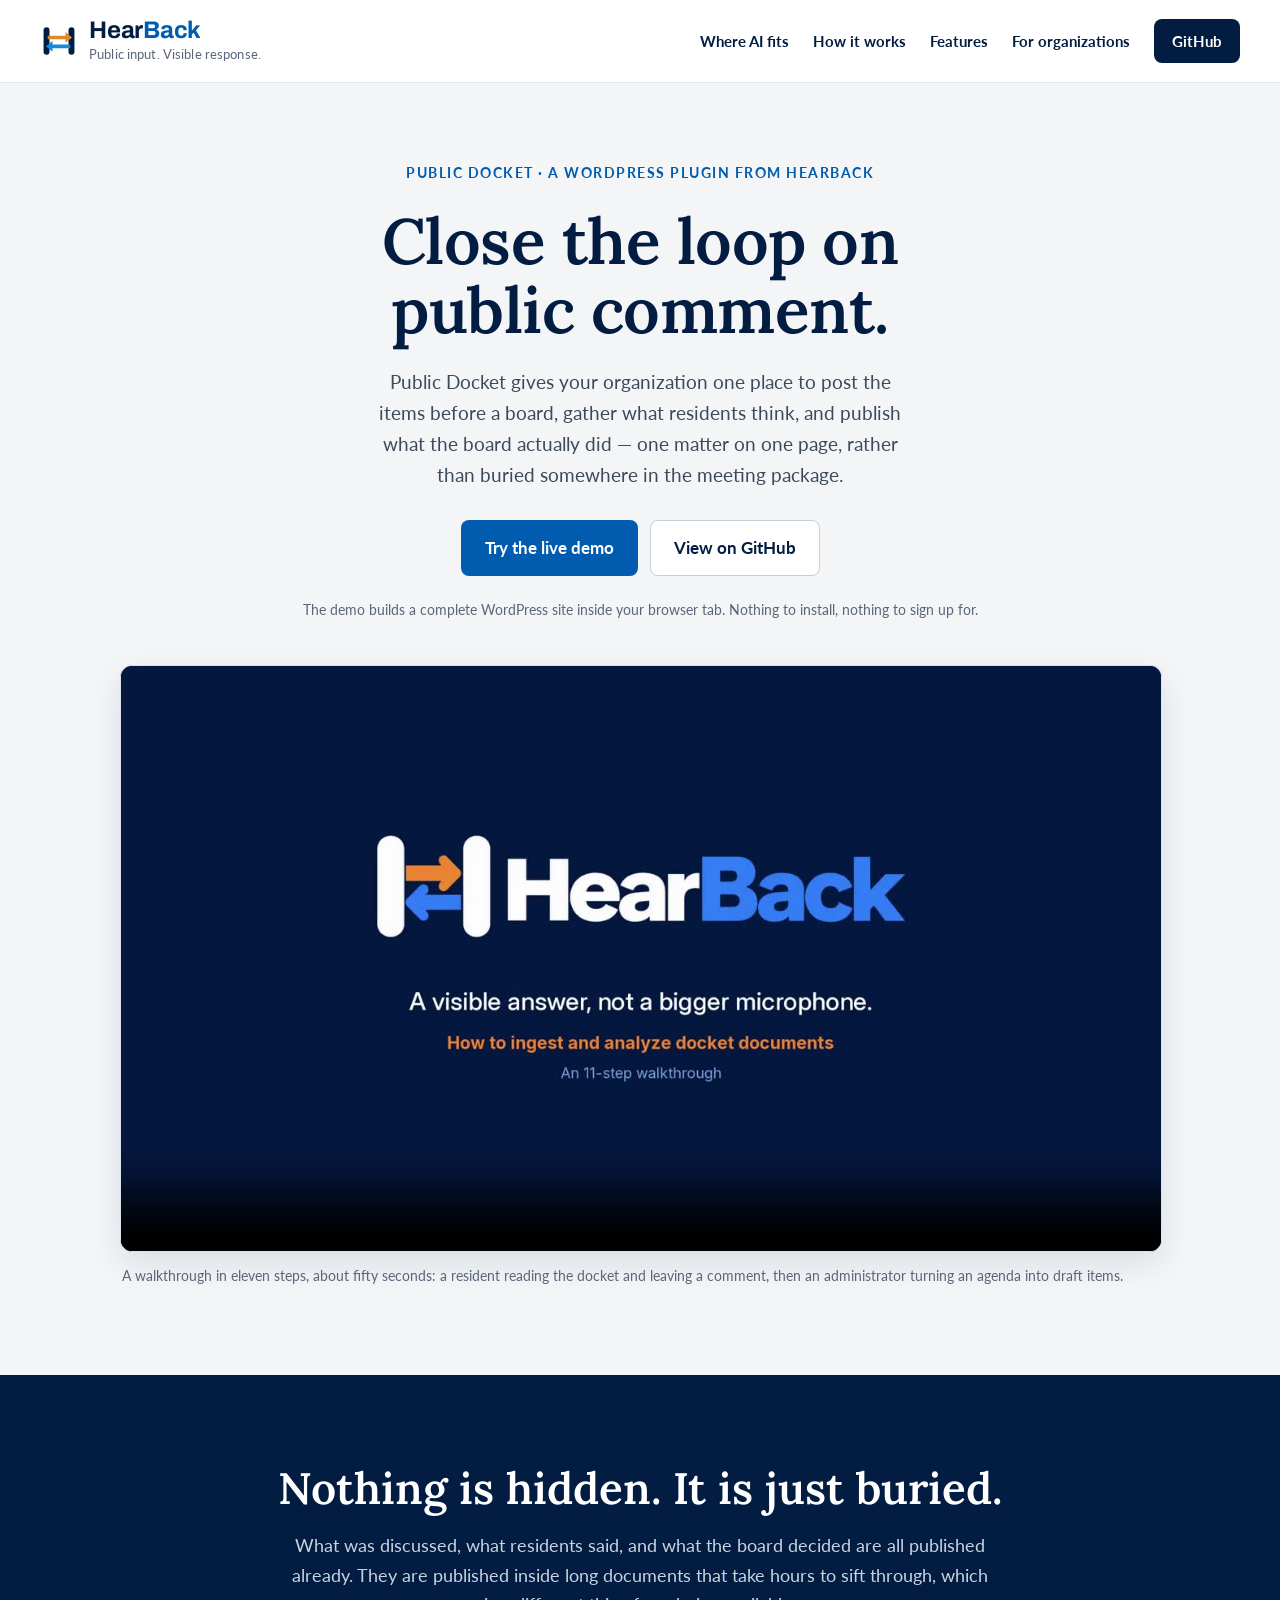
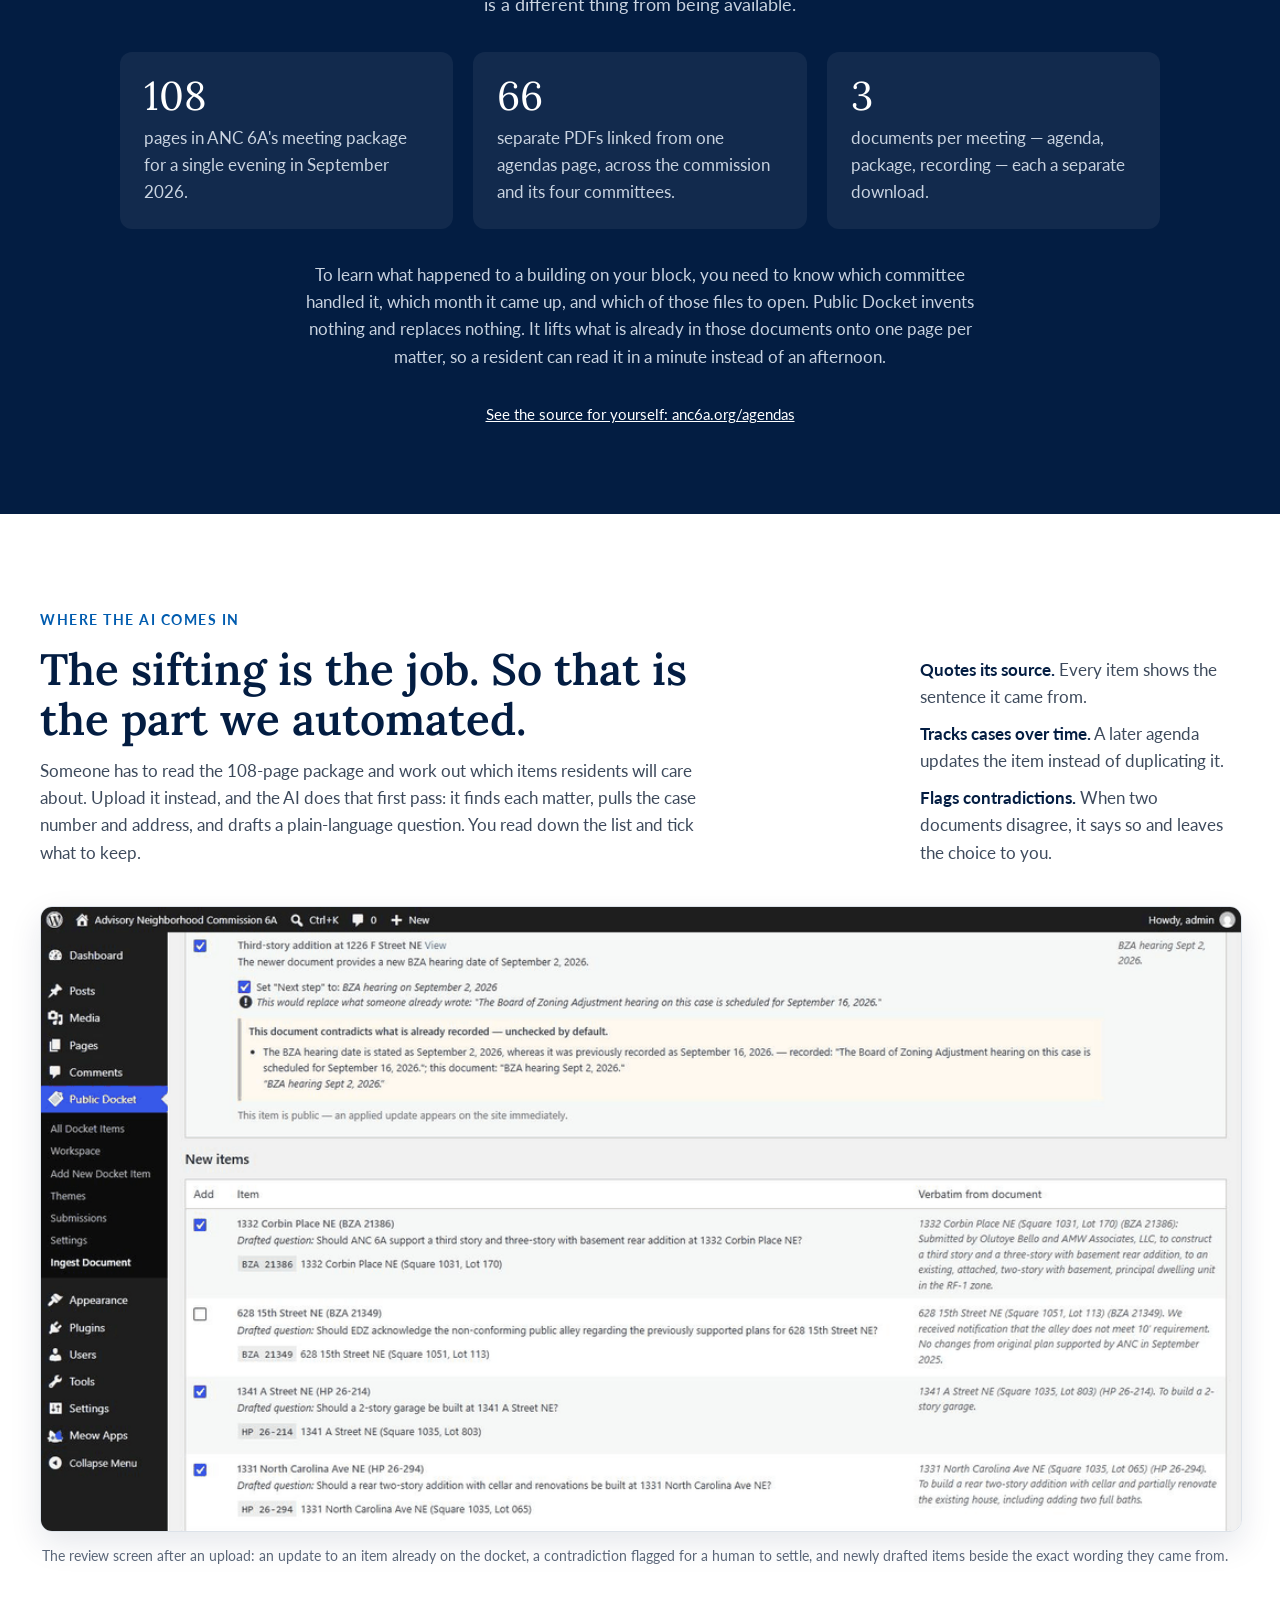
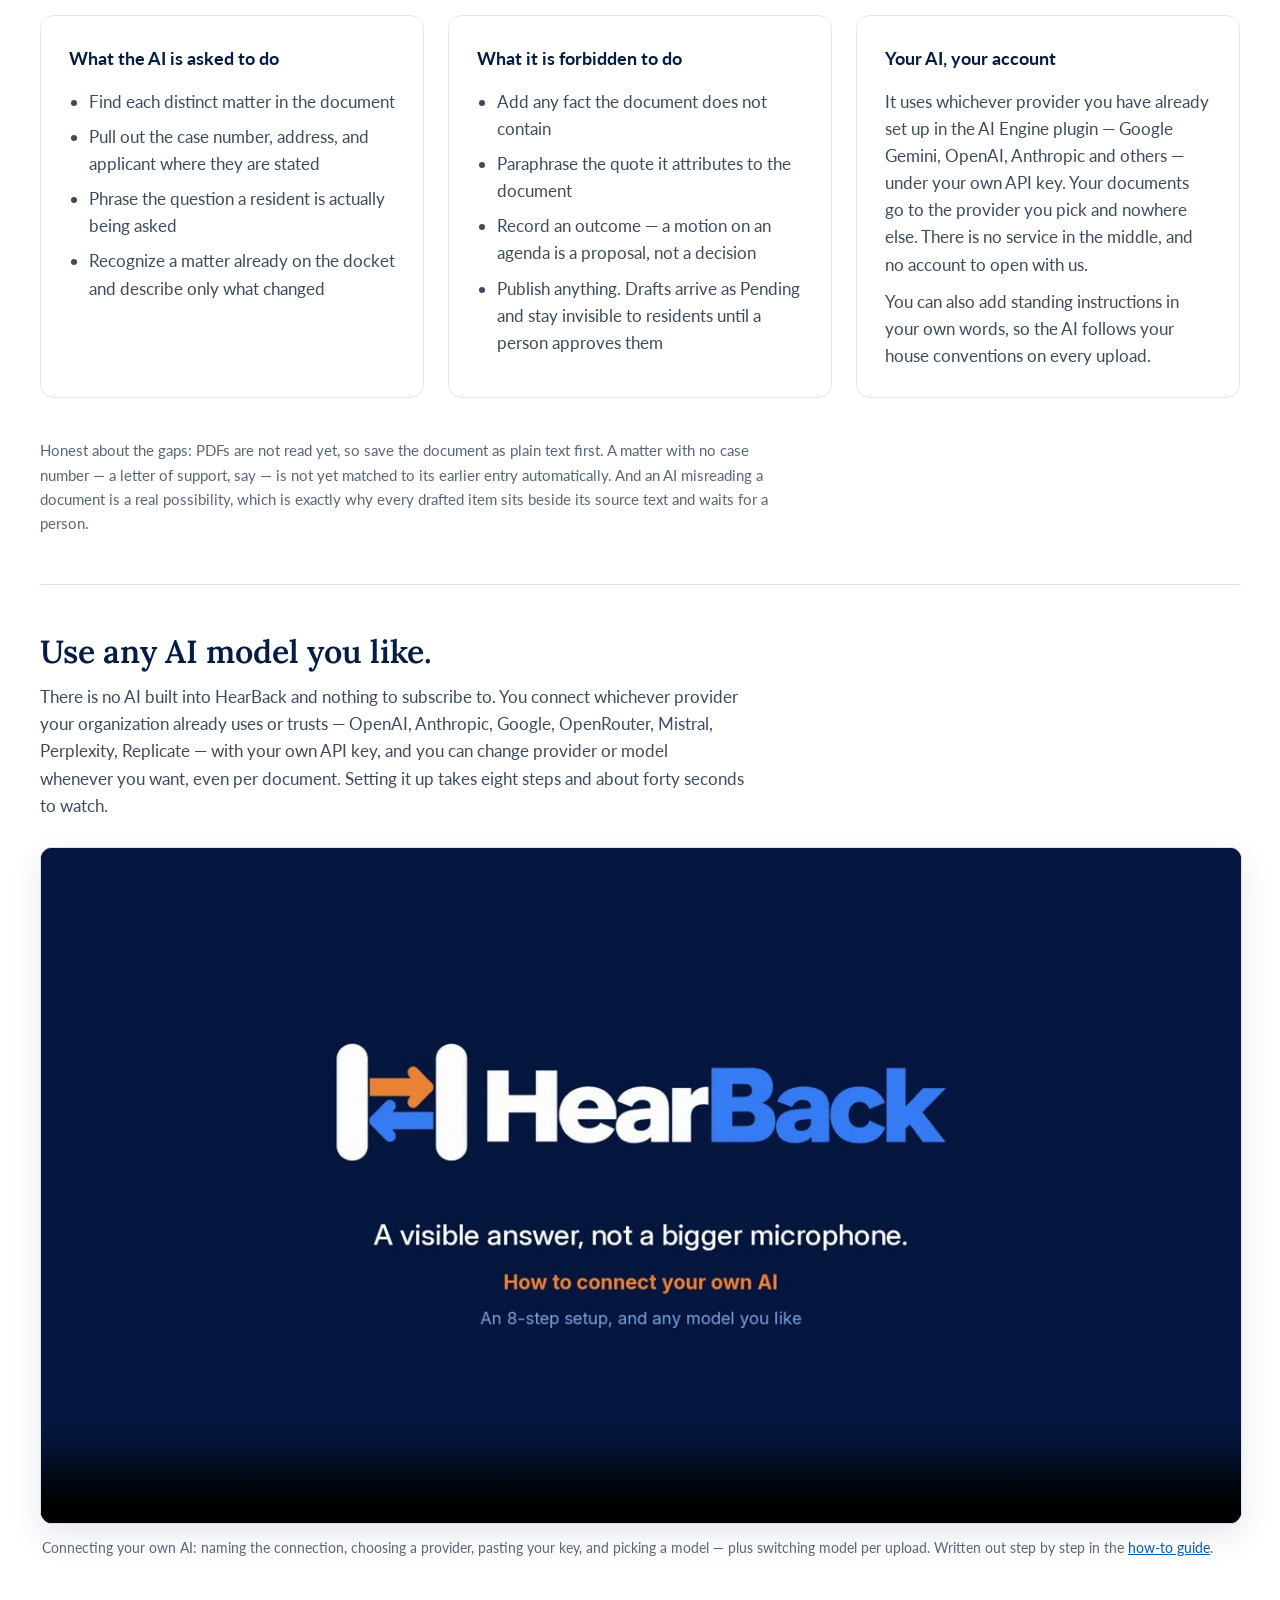
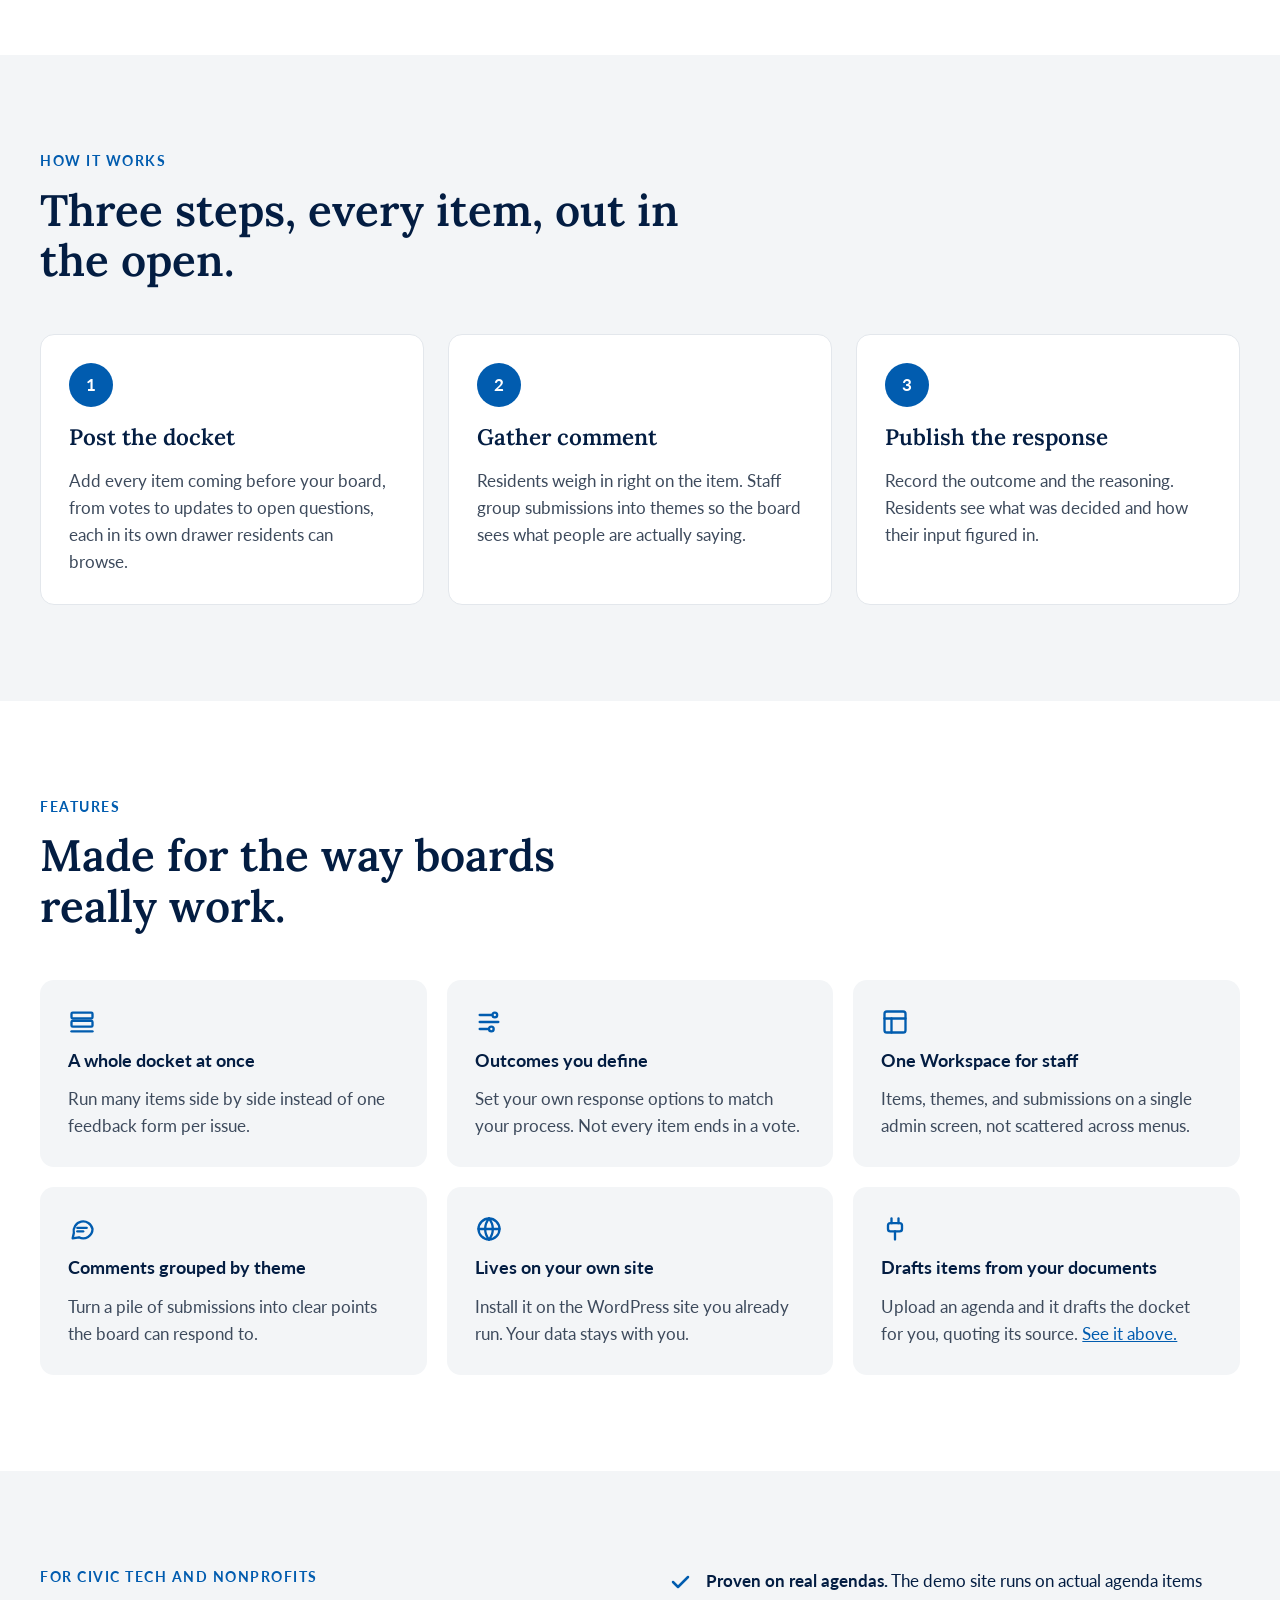
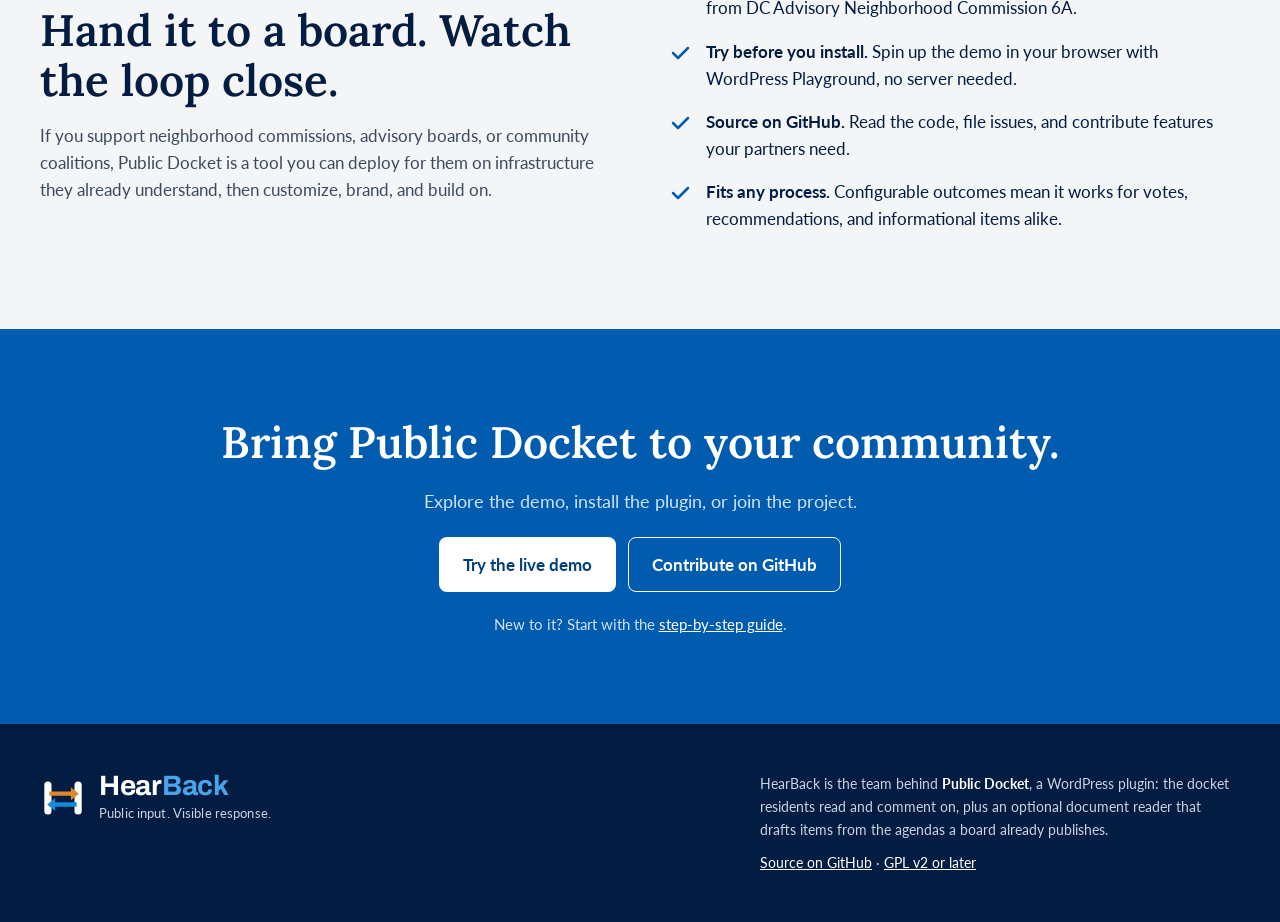
<file: index.html>
<!doctype html>
<html lang="en">
<head>
<meta charset="utf-8">
<meta name="viewport" content="width=device-width, initial-scale=1">
<title>Public Docket</title>
<link rel="canonical" href="https://mrwhinna-mw.github.io/hearback_wordpress/docs/">
<meta http-equiv="refresh" content="0; url=docs/">
<style>
body{margin:0;min-height:100vh;display:flex;align-items:center;justify-content:center;
font-family:Lato,'Helvetica Neue',sans-serif;color:#16223A;background:#F3F5F7;text-align:center;padding:24px}
a{color:#0E6F6A}
</style>
</head>
<body>
<p>Taking you to the Public Docket project page… <a href="docs/">continue</a>.</p>
<script>location.replace('docs/');</script>
</body>
</html>
</file>
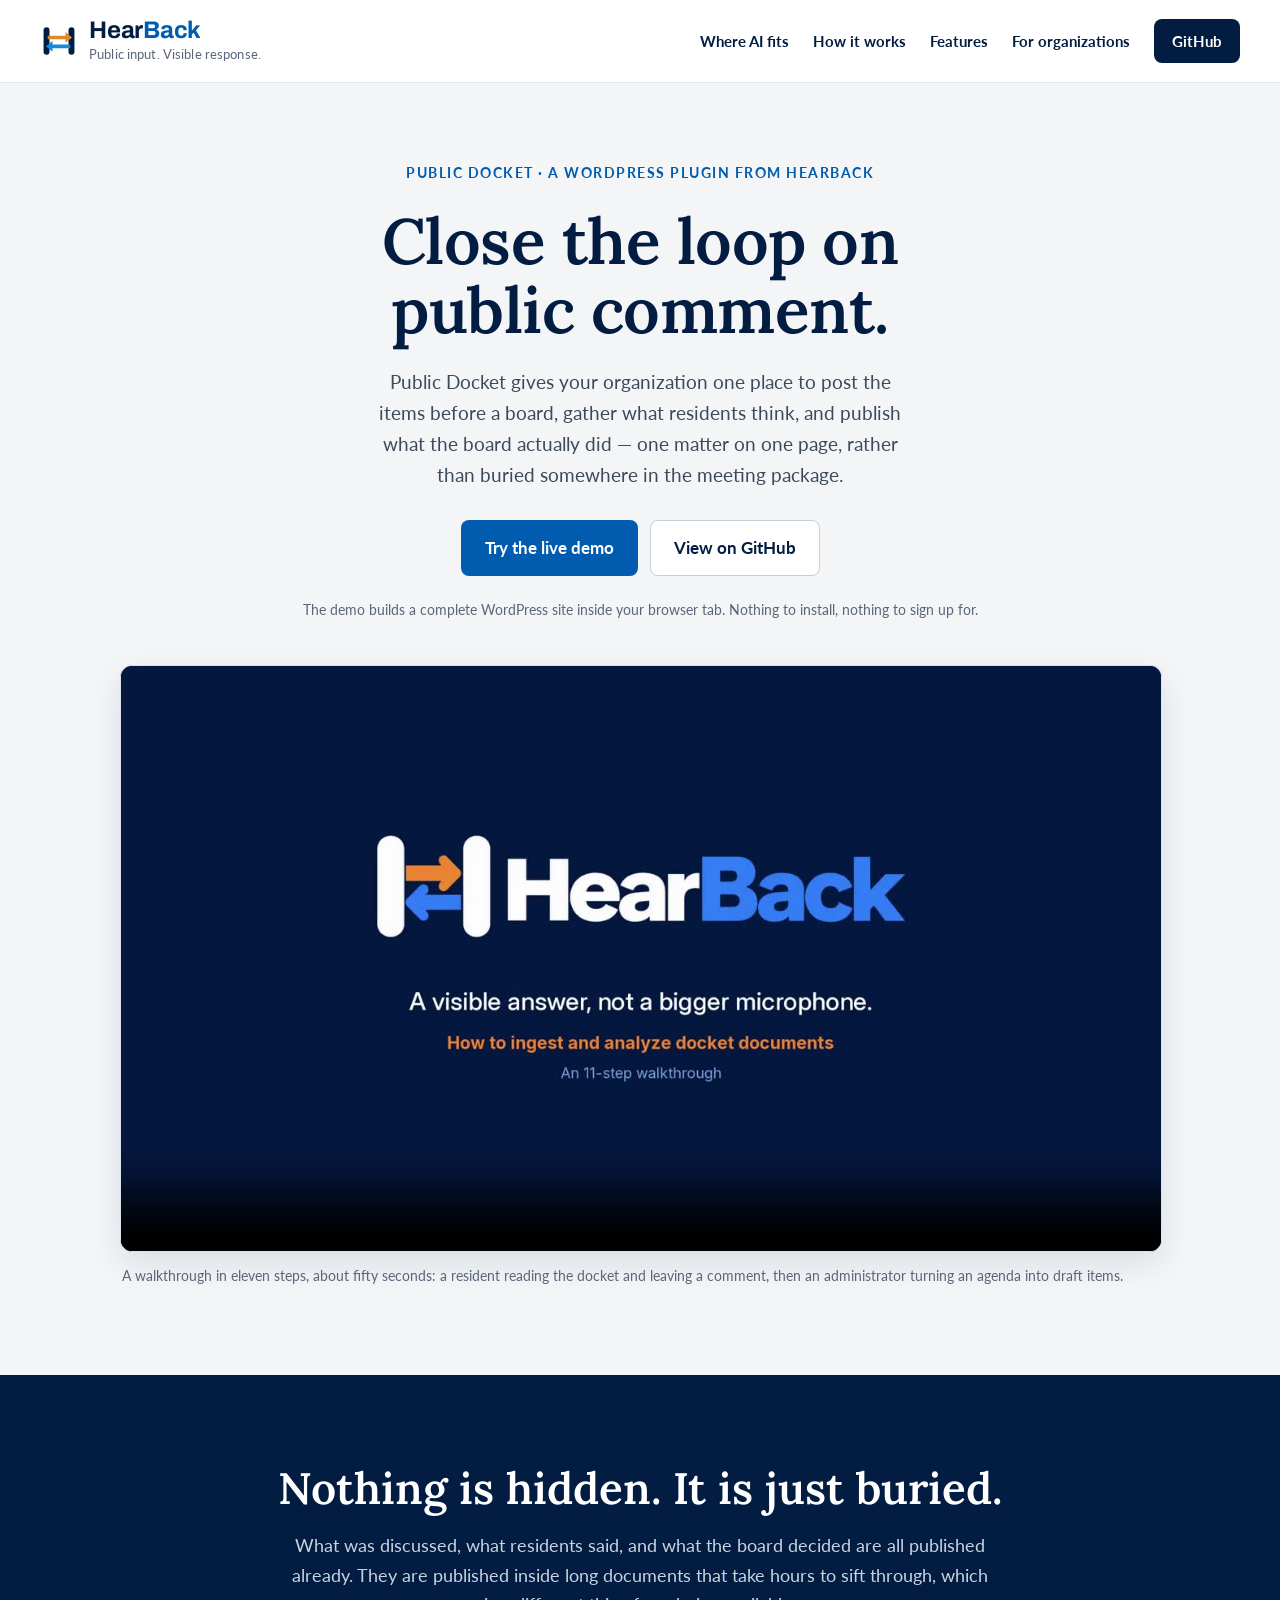
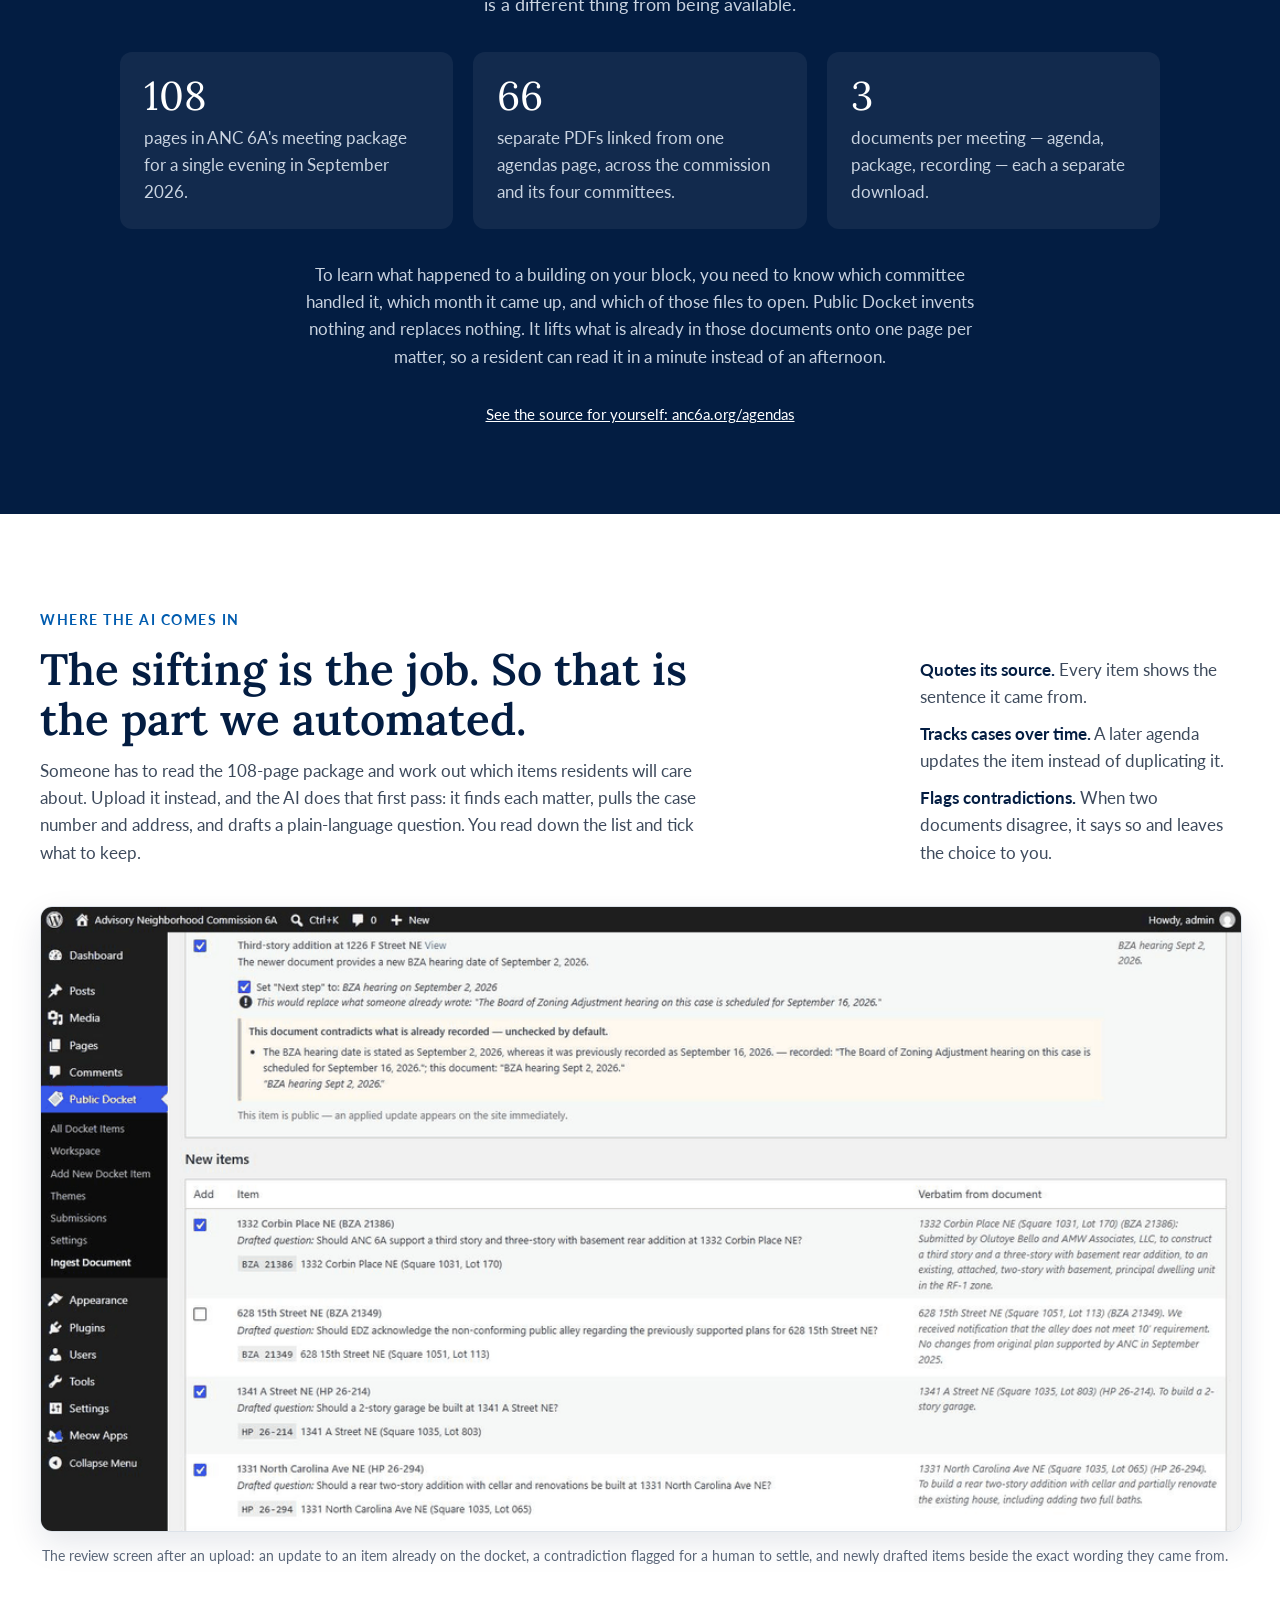
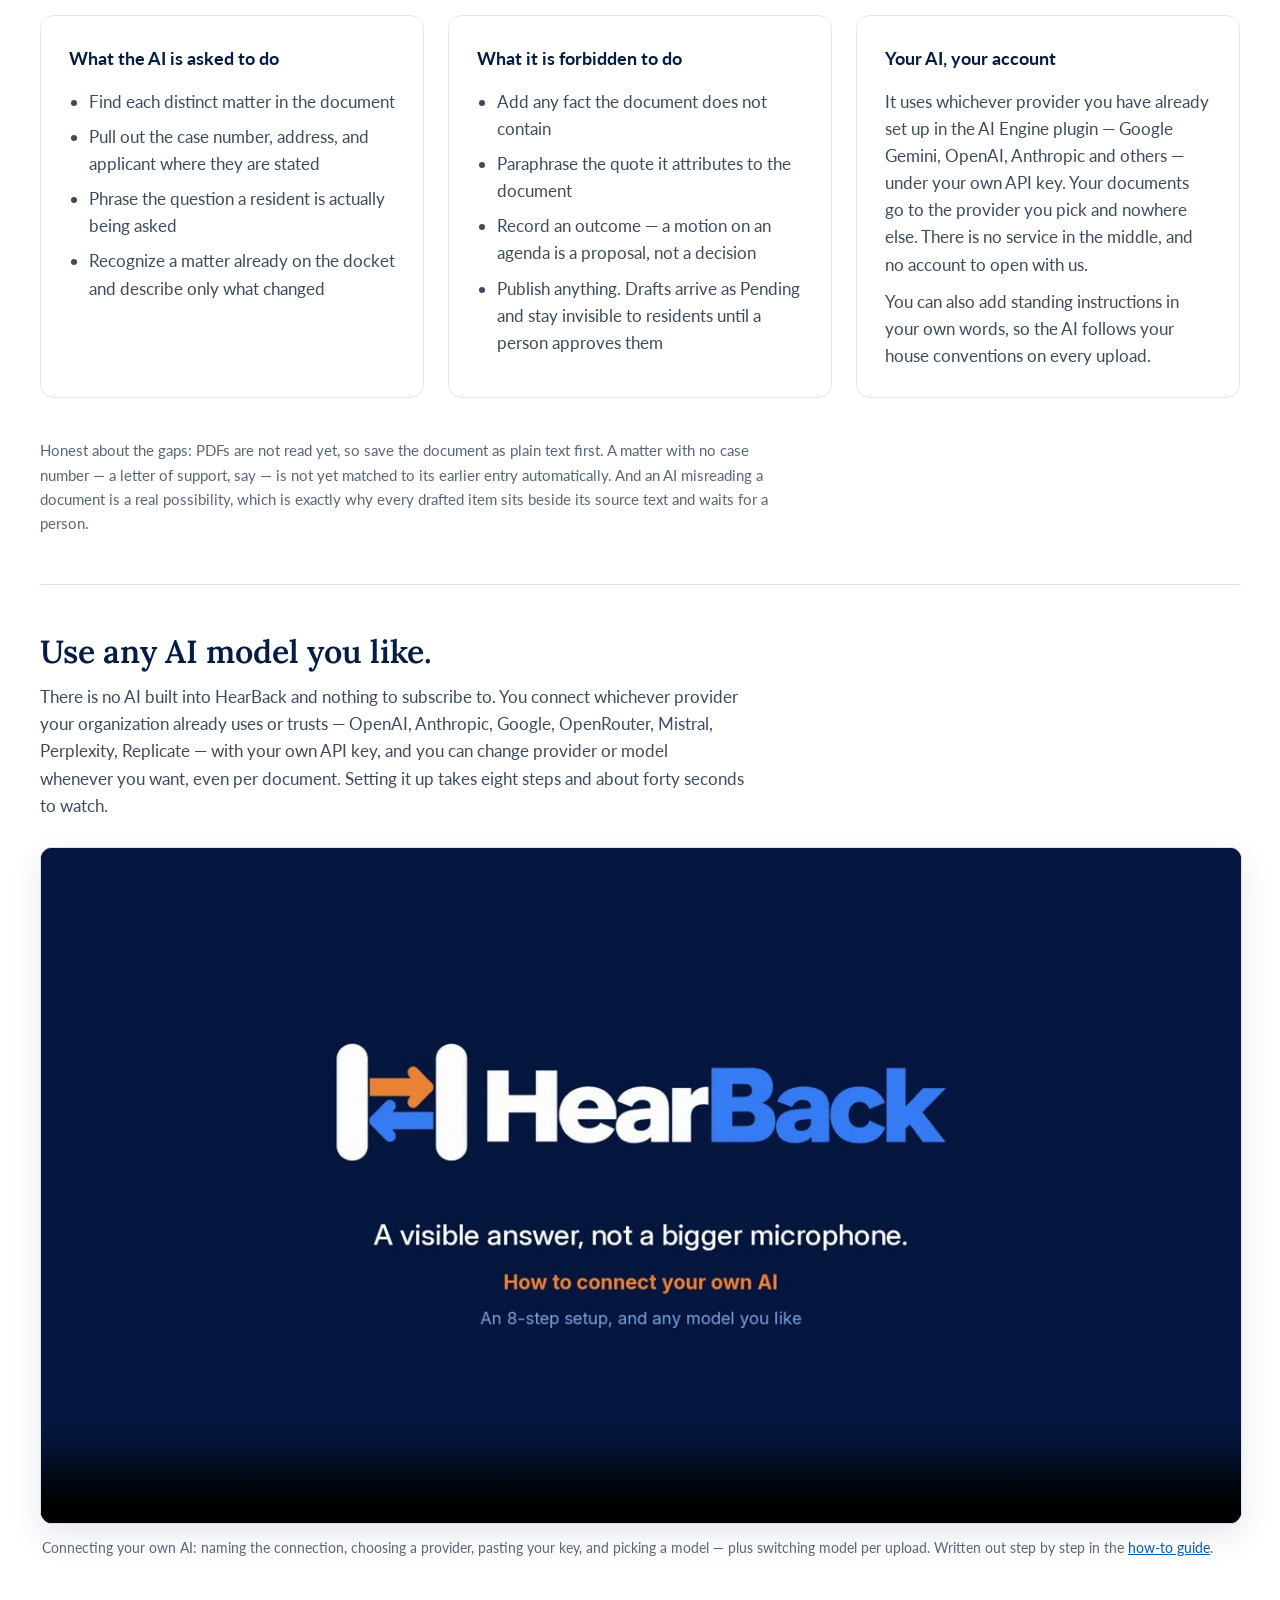
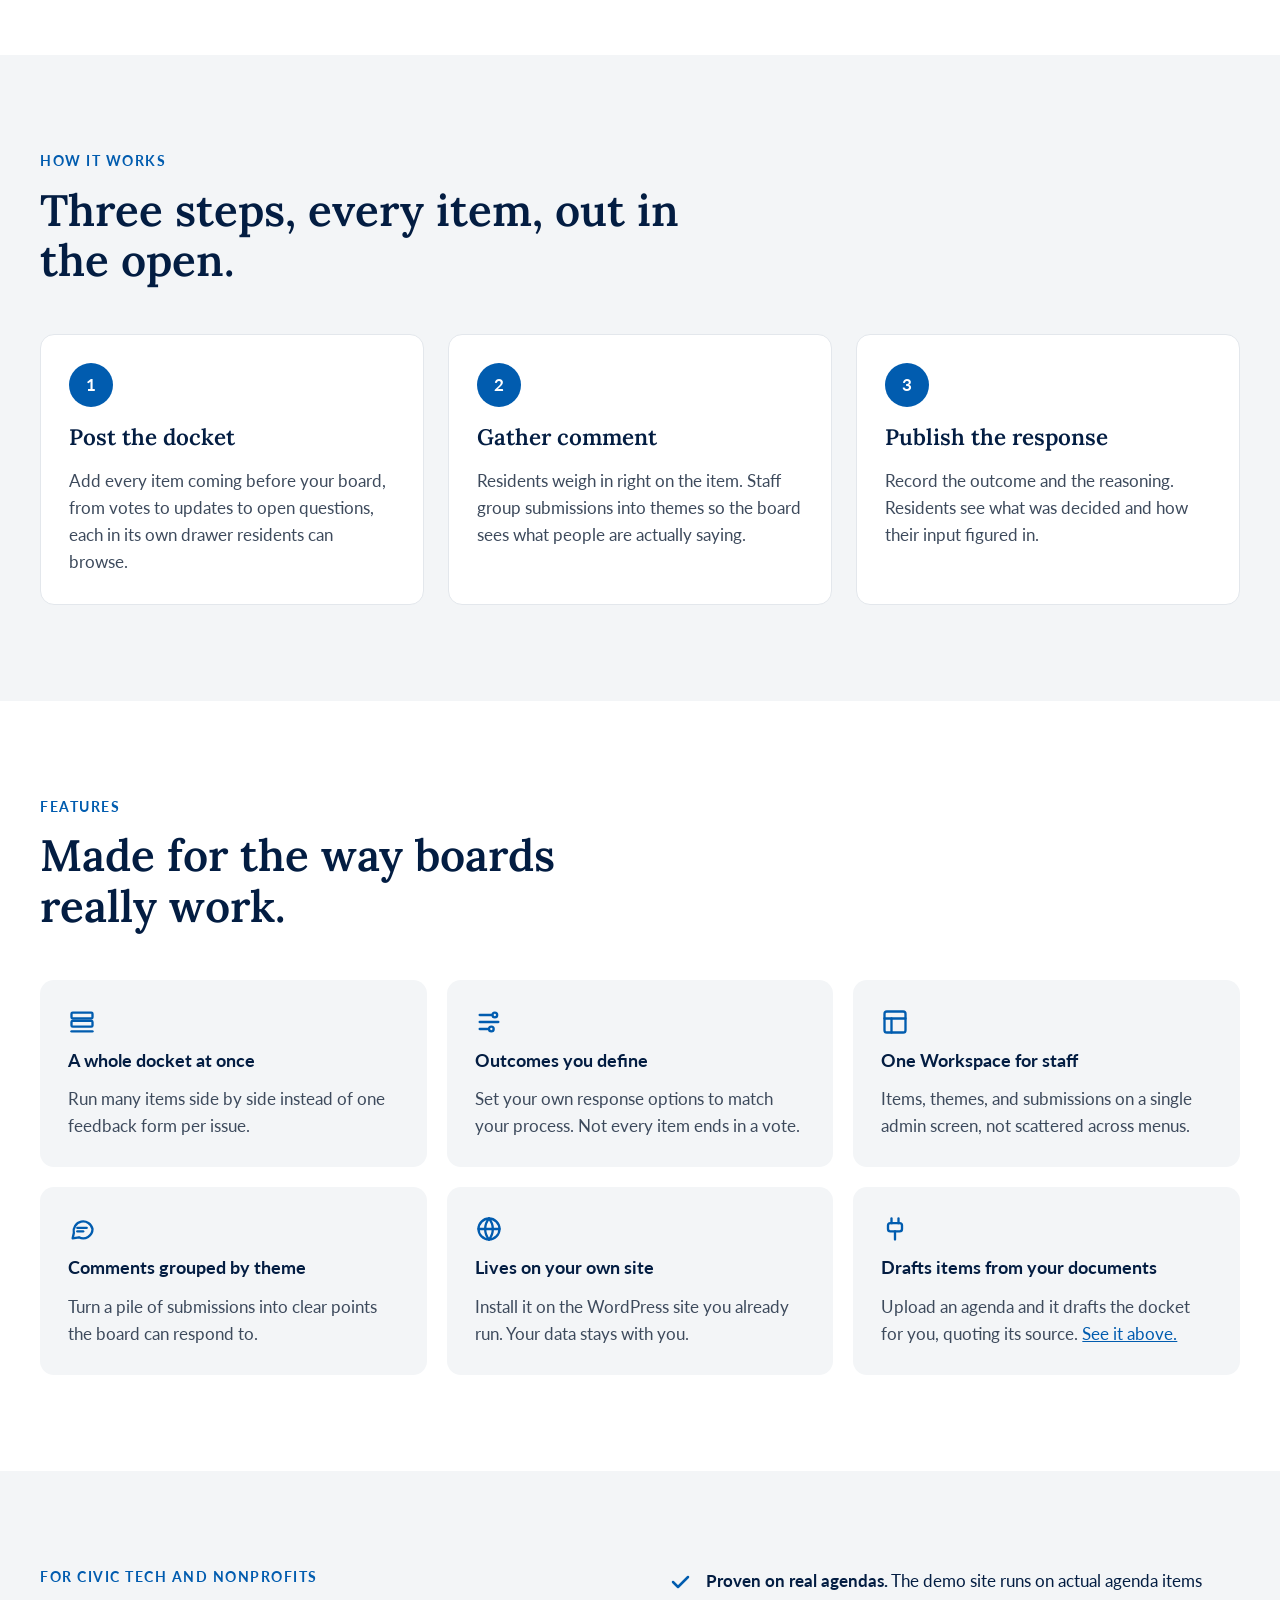
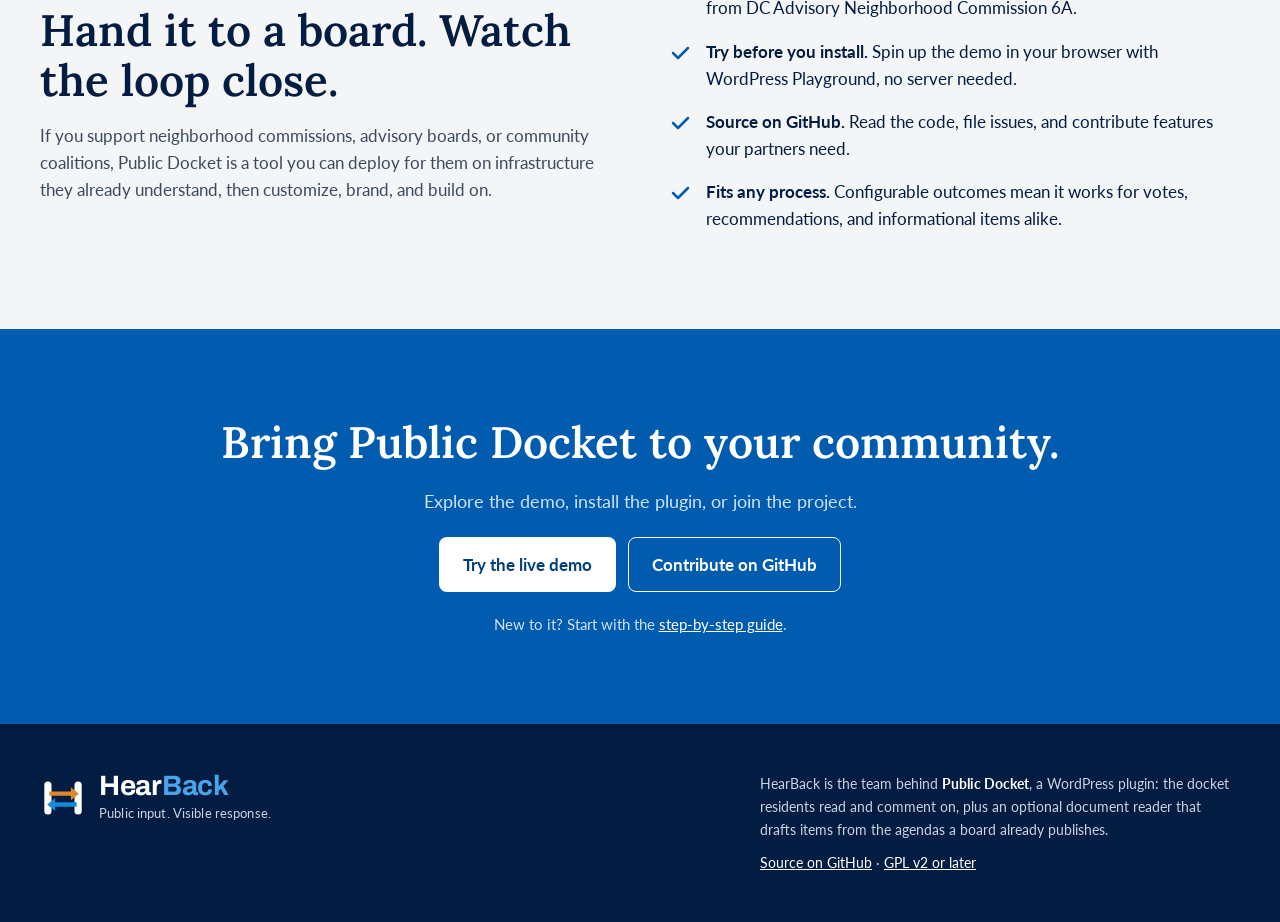
<file: docs/index.html>
<!doctype html>
<html lang="en">
<head>
<meta charset="utf-8">
<meta name="viewport" content="width=device-width, initial-scale=1">
<title>Public Docket — close the loop on public comment</title>
<meta name="description" content="Public Docket is a WordPress plugin from the HearBack team: post the items before a board, gather what residents think, and publish what the board actually did.">
<meta property="og:title" content="Public Docket">
<meta property="og:description" content="Close the loop on public comment. A WordPress plugin from the HearBack team.">
<meta property="og:type" content="website">
<link rel="icon" href="images/hearback-mark.svg" type="image/svg+xml">
<link rel="stylesheet" href="https://fonts.googleapis.com/css2?family=Archivo:wght@700&amp;family=Lato:wght@400;700&amp;family=Lora:wght@600&amp;display=swap">
<style>
body{margin:0}
a{color:#015CAF}a:hover{color:#013F7A}
figure{margin:0}
.shot{width:100%;height:auto;display:block;border:1px solid #DCE2E9;border-radius:12px;box-shadow:0 12px 32px rgba(3,29,66,0.10)}
.caption{margin:12px 2px 0;font-size:0.9rem;color:#5A6678}
/* HearBack is the team's identity; the plugin names stay in the page copy */
.wordmark{font-family:Archivo,'Helvetica Neue',sans-serif;font-weight:700;letter-spacing:-0.01em;line-height:1}
.wordmark .hear{color:#031D42}
.wordmark .back{color:#015CAF}
.wordmark.reversed .hear{color:#FFFFFF}
.wordmark.reversed .back{color:#4BA3EA}
.tagline{font-size:0.8rem;color:#5A6678;letter-spacing:0.01em}
</style>
</head>
<body>
<div style="font-family: Lato, 'Helvetica Neue', sans-serif; color: #031D42; background: #FFFFFF; font-size: 1.0625rem; line-height: 1.6">

<header style="border-bottom: 1px solid #E3E7EC">
<nav aria-label="Main" style="max-width: 1200px; margin: 0 auto; padding: 18px 24px; display: flex; flex-wrap: wrap; align-items: center; justify-content: space-between; gap: 16px">
<a href="#top" style="display: flex; align-items: center; gap: 11px; text-decoration: none">
<svg width="38" height="38" viewBox="0 0 64 64" aria-hidden="true">
<rect x="6" y="9" width="10" height="46" rx="5" fill="#031D42"></rect>
<rect x="48" y="9" width="10" height="46" rx="5" fill="#031D42"></rect>
<path d="M13 23h30v-6l11 9-11 9v-6H13z" fill="#DF8828"></path>
<path d="M51 38H21v-6l-11 9 11 9v-6h30z" fill="#148BDC"></path>
</svg>
<span style="display: flex; flex-direction: column; gap: 2px">
<span class="wordmark" style="font-size: 1.5rem"><span class="hear">Hear</span><span class="back">Back</span></span>
<span class="tagline">Public input. Visible response.</span>
</span>
</a>
<div style="display: flex; flex-wrap: wrap; align-items: center; gap: 8px 24px; font-weight: 700; font-size: 0.95rem">
<a href="#ingest" style="text-decoration: none; color: #031D42; padding: 10px 0">Where AI fits</a>
<a href="#how" style="text-decoration: none; color: #031D42; padding: 10px 0">How it works</a>
<a href="#features" style="text-decoration: none; color: #031D42; padding: 10px 0">Features</a>
<a href="#orgs" style="text-decoration: none; color: #031D42; padding: 10px 0">For organizations</a>
<a href="https://github.com/mrwhinna-mw/hearback_wordpress" style="text-decoration: none; color: #FFFFFF; background: #031D42; padding: 10px 18px; border-radius: 8px">GitHub</a>
</div>
</nav>
</header>

<section id="top" style="background: #F3F5F7">
<div style="max-width: 1040px; margin: 0 auto; padding: 80px 24px 88px; display: flex; flex-direction: column; align-items: center; text-align: center; gap: 44px">
<div style="max-width: 44rem; display: flex; flex-direction: column; align-items: center; gap: 22px">
<div style="font-size: 0.85rem; font-weight: 700; letter-spacing: 1.5px; text-transform: uppercase; color: #015CAF">Public Docket &middot; a WordPress plugin from HearBack</div>
<h1 style="margin: 0; font-family: Lora, Georgia, serif; font-weight: 600; font-size: clamp(2.5rem, 5vw, 4rem); line-height: 1.08; letter-spacing: -0.5px">Close the loop on public comment.</h1>
<p style="margin: 0; font-size: 1.2rem; color: #3D4A5C; max-width: 34rem">Public Docket gives your organization one place to post the items before a board, gather what residents think, and publish what the board actually did — one matter on one page, rather than buried somewhere in the meeting package.</p>
<div style="display: flex; flex-wrap: wrap; gap: 12px; margin-top: 8px; justify-content: center">
<a href="https://playground.wordpress.net/?blueprint-url=https://raw.githubusercontent.com/mrwhinna-mw/hearback_wordpress/main/blueprint.json" style="text-decoration: none; background: #015CAF; color: #FFFFFF; font-weight: 700; padding: 14px 24px; border-radius: 8px">Try the live demo</a>
<a href="https://github.com/mrwhinna-mw/hearback_wordpress" style="text-decoration: none; background: #FFFFFF; color: #031D42; font-weight: 700; padding: 13px 23px; border-radius: 8px; border: 1px solid #C5CDD8">View on GitHub</a>
</div>
<p style="margin: 0; font-size: 0.9rem; color: #5A6678">The demo builds a complete WordPress site inside your browser tab. Nothing to install, nothing to sign up for.</p>
</div>

<div style="width: 100%; text-align: left">
<figure>
<video class="shot" controls playsinline preload="metadata" width="1920" height="1080" poster="images/walkthrough-poster.jpg" style="background: #031D42">
<source src="media/hearback-walkthrough.mp4" type="video/mp4">
<p style="padding: 16px">Your browser cannot play this video. <a href="media/hearback-walkthrough.mp4">Download the walkthrough (MP4, 5&nbsp;MB)</a>.</p>
</video>
<figcaption class="caption">A walkthrough in eleven steps, about fifty seconds: a resident reading the docket and leaving a comment, then an administrator turning an agenda into draft items.</figcaption>
</figure>
</div>
</div>
</section>

<section style="background: #031D42; color: #FFFFFF">
<div style="max-width: 1040px; margin: 0 auto; padding: 88px 24px; display: flex; flex-direction: column; gap: 32px; align-items: center">
<div style="display: flex; flex-direction: column; gap: 18px; text-align: center; align-items: center">
<h2 style="margin: 0; font-family: Lora, Georgia, serif; font-weight: 600; font-size: clamp(1.9rem, 3.5vw, 2.75rem); line-height: 1.15">Nothing is hidden. It is just buried.</h2>
<p style="margin: 0; font-size: 1.15rem; color: #C9D3E0; max-width: 44rem">What was discussed, what residents said, and what the board decided are all published already. They are published inside long documents that take hours to sift through, which is a different thing from being available.</p>
</div>

<div style="display: grid; grid-template-columns: repeat(auto-fit, minmax(230px, 1fr)); gap: 20px; width: 100%">
<div style="background: rgba(255,255,255,0.06); border-radius: 12px; padding: 24px">
<div style="font-family: Lora, Georgia, serif; font-size: 2.5rem; line-height: 1; color: #FFFFFF">108</div>
<p style="margin: 8px 0 0; color: #C9D3E0">pages in ANC&nbsp;6A's meeting package for a single evening in September 2026.</p>
</div>
<div style="background: rgba(255,255,255,0.06); border-radius: 12px; padding: 24px">
<div style="font-family: Lora, Georgia, serif; font-size: 2.5rem; line-height: 1; color: #FFFFFF">66</div>
<p style="margin: 8px 0 0; color: #C9D3E0">separate PDFs linked from one agendas page, across the commission and its four committees.</p>
</div>
<div style="background: rgba(255,255,255,0.06); border-radius: 12px; padding: 24px">
<div style="font-family: Lora, Georgia, serif; font-size: 2.5rem; line-height: 1; color: #FFFFFF">3</div>
<p style="margin: 8px 0 0; color: #C9D3E0">documents per meeting — agenda, package, recording — each a separate download.</p>
</div>
</div>

<p style="margin: 0; max-width: 44rem; text-align: center; color: #C9D3E0">To learn what happened to a building on your block, you need to know which committee handled it, which month it came up, and which of those files to open. Public Docket invents nothing and replaces nothing. It lifts what is already in those documents onto one page per matter, so a resident can read it in a minute instead of an afternoon.</p>
<p style="margin: 0; font-size: 0.95rem"><a href="https://anc6a.org/agendas/" style="color: #FFFFFF">See the source for yourself: anc6a.org/agendas</a></p>
</div>
</section>

<section id="ingest">
<div style="max-width: 1200px; margin: 0 auto; padding: 96px 24px; display: flex; flex-direction: column; gap: 40px">
<div style="display: flex; flex-wrap: wrap; gap: 40px; align-items: flex-end; justify-content: space-between">
<div style="flex: 1 1 460px; min-width: 0; display: flex; flex-direction: column; gap: 12px; max-width: 42rem">
<div style="font-size: 0.85rem; font-weight: 700; letter-spacing: 1.5px; text-transform: uppercase; color: #015CAF">Where the AI comes in</div>
<h2 style="margin: 0; font-family: Lora, Georgia, serif; font-weight: 600; font-size: clamp(1.9rem, 3.5vw, 2.75rem); line-height: 1.15">The sifting is the job. So that is the part we automated.</h2>
<p style="margin: 0; color: #3D4A5C">Someone has to read the 108-page package and work out which items residents will care about. Upload it instead, and the AI does that first pass: it finds each matter, pulls the case number and address, and drafts a plain-language question. You read down the list and tick what to keep.</p>
</div>
<ul style="flex: 0 1 320px; margin: 0; padding: 0; list-style: none; display: flex; flex-direction: column; gap: 10px; color: #3D4A5C">
<li><strong style="color: #031D42">Quotes its source.</strong> Every item shows the sentence it came from.</li>
<li><strong style="color: #031D42">Tracks cases over time.</strong> A later agenda updates the item instead of duplicating it.</li>
<li><strong style="color: #031D42">Flags contradictions.</strong> When two documents disagree, it says so and leaves the choice to you.</li>
</ul>
</div>
<figure>
<img class="shot" src="images/site-ingest-review.png" width="1088" height="566" alt="The review screen after uploading an agenda: an update to an existing item showing a new hearing date and a warning that the document contradicts what was already recorded, above a table of newly drafted items each paired with the verbatim text it came from.">
<figcaption class="caption">The review screen after an upload: an update to an item already on the docket, a contradiction flagged for a human to settle, and newly drafted items beside the exact wording they came from.</figcaption>
</figure>

<div style="display: grid; grid-template-columns: repeat(auto-fit, minmax(290px, 1fr)); gap: 24px; margin-top: 8px">
<div style="border: 1px solid #E3E7EC; border-radius: 14px; padding: 28px">
<h3 style="margin: 0 0 14px; font-size: 1.15rem">What the AI is asked to do</h3>
<ul style="margin: 0; padding-left: 20px; color: #3D4A5C; display: flex; flex-direction: column; gap: 8px">
<li>Find each distinct matter in the document</li>
<li>Pull out the case number, address, and applicant where they are stated</li>
<li>Phrase the question a resident is actually being asked</li>
<li>Recognize a matter already on the docket and describe only what changed</li>
</ul>
</div>
<div style="border: 1px solid #E3E7EC; border-radius: 14px; padding: 28px">
<h3 style="margin: 0 0 14px; font-size: 1.15rem">What it is forbidden to do</h3>
<ul style="margin: 0; padding-left: 20px; color: #3D4A5C; display: flex; flex-direction: column; gap: 8px">
<li>Add any fact the document does not contain</li>
<li>Paraphrase the quote it attributes to the document</li>
<li>Record an outcome — a motion on an agenda is a proposal, not a decision</li>
<li>Publish anything. Drafts arrive as Pending and stay invisible to residents until a person approves them</li>
</ul>
</div>
<div style="border: 1px solid #E3E7EC; border-radius: 14px; padding: 28px">
<h3 style="margin: 0 0 14px; font-size: 1.15rem">Your AI, your account</h3>
<p style="margin: 0 0 10px; color: #3D4A5C">It uses whichever provider you have already set up in the AI Engine plugin — Google Gemini, OpenAI, Anthropic and others — under your own API key. Your documents go to the provider you pick and nowhere else. There is no service in the middle, and no account to open with us.</p>
<p style="margin: 0; color: #3D4A5C">You can also add standing instructions in your own words, so the AI follows your house conventions on every upload.</p>
</div>
</div>

<p style="margin: 0; color: #5A6678; font-size: 0.95rem; max-width: 46rem">Honest about the gaps: PDFs are not read yet, so save the document as plain text first. A matter with no case number — a letter of support, say — is not yet matched to its earlier entry automatically. And an AI misreading a document is a real possibility, which is exactly why every drafted item sits beside its source text and waits for a person.</p>

<div style="border-top: 1px solid #DCE2E9; padding-top: 48px; margin-top: 8px; display: flex; flex-direction: column; gap: 28px">
<div style="display: flex; flex-direction: column; gap: 12px; max-width: 44rem">
<h3 style="margin: 0; font-family: Lora, Georgia, serif; font-weight: 600; font-size: clamp(1.5rem, 2.6vw, 2rem); line-height: 1.2">Use any AI model you like.</h3>
<p style="margin: 0; color: #3D4A5C">There is no AI built into HearBack and nothing to subscribe to. You connect whichever provider your organization already uses or trusts — OpenAI, Anthropic, Google, OpenRouter, Mistral, Perplexity, Replicate — with your own API key, and you can change provider or model whenever you want, even per document. Setting it up takes eight steps and about forty seconds to watch.</p>
</div>
<figure>
<video class="shot" controls playsinline preload="none" width="1920" height="1080" poster="images/ai-setup-poster.jpg" style="background: #031D42">
<source src="media/hearback-ai-setup.mp4" type="video/mp4">
<p style="padding: 16px">Your browser cannot play this video. <a href="media/hearback-ai-setup.mp4">Download the setup walkthrough (MP4, 3&nbsp;MB)</a>.</p>
</video>
<figcaption class="caption">Connecting your own AI: naming the connection, choosing a provider, pasting your key, and picking a model — plus switching model per upload. Written out step by step in the <a href="https://github.com/mrwhinna-mw/hearback_wordpress/blob/main/HOW-TO-GUIDE.md">how-to guide</a>.</figcaption>
</figure>
</div>
</div>
</section>

<section id="how" style="background: #F3F5F7">
<div style="max-width: 1200px; margin: 0 auto; padding: 96px 24px; display: flex; flex-direction: column; gap: 48px">
<div style="display: flex; flex-direction: column; gap: 12px; max-width: 40rem">
<div style="font-size: 0.85rem; font-weight: 700; letter-spacing: 1.5px; text-transform: uppercase; color: #015CAF">How it works</div>
<h2 style="margin: 0; font-family: Lora, Georgia, serif; font-weight: 600; font-size: clamp(1.9rem, 3.5vw, 2.75rem); line-height: 1.15">Three steps, every item, out in the open.</h2>
</div>
<div style="display: grid; grid-template-columns: repeat(auto-fit, minmax(260px, 1fr)); gap: 24px">
<div style="background: #FFFFFF; display: flex; flex-direction: column; gap: 12px; padding: 28px; border: 1px solid #E3E7EC; border-radius: 14px">
<div style="width: 44px; height: 44px; border-radius: 50%; background: #015CAF; color: #FFFFFF; font-weight: 700; display: flex; align-items: center; justify-content: center">1</div>
<h3 style="margin: 0; font-family: Lora, Georgia, serif; font-weight: 600; font-size: 1.4rem">Post the docket</h3>
<p style="margin: 0; color: #3D4A5C">Add every item coming before your board, from votes to updates to open questions, each in its own drawer residents can browse.</p>
</div>
<div style="background: #FFFFFF; display: flex; flex-direction: column; gap: 12px; padding: 28px; border: 1px solid #E3E7EC; border-radius: 14px">
<div style="width: 44px; height: 44px; border-radius: 50%; background: #015CAF; color: #FFFFFF; font-weight: 700; display: flex; align-items: center; justify-content: center">2</div>
<h3 style="margin: 0; font-family: Lora, Georgia, serif; font-weight: 600; font-size: 1.4rem">Gather comment</h3>
<p style="margin: 0; color: #3D4A5C">Residents weigh in right on the item. Staff group submissions into themes so the board sees what people are actually saying.</p>
</div>
<div style="background: #FFFFFF; display: flex; flex-direction: column; gap: 12px; padding: 28px; border: 1px solid #E3E7EC; border-radius: 14px">
<div style="width: 44px; height: 44px; border-radius: 50%; background: #015CAF; color: #FFFFFF; font-weight: 700; display: flex; align-items: center; justify-content: center">3</div>
<h3 style="margin: 0; font-family: Lora, Georgia, serif; font-weight: 600; font-size: 1.4rem">Publish the response</h3>
<p style="margin: 0; color: #3D4A5C">Record the outcome and the reasoning. Residents see what was decided and how their input figured in.</p>
</div>
</div>
</div>
</section>

<section id="features">
<div style="max-width: 1200px; margin: 0 auto; padding: 96px 24px; display: flex; flex-direction: column; gap: 48px">
<div style="display: flex; flex-direction: column; gap: 12px; max-width: 40rem">
<div style="font-size: 0.85rem; font-weight: 700; letter-spacing: 1.5px; text-transform: uppercase; color: #015CAF">Features</div>
<h2 style="margin: 0; font-family: Lora, Georgia, serif; font-weight: 600; font-size: clamp(1.9rem, 3.5vw, 2.75rem); line-height: 1.15">Made for the way boards really work.</h2>
</div>
<div style="display: grid; grid-template-columns: repeat(auto-fit, minmax(300px, 1fr)); gap: 20px">
<div style="background: #F3F5F7; border-radius: 14px; padding: 28px; display: flex; flex-direction: column; gap: 10px">
<svg width="28" height="28" viewBox="0 0 24 24" fill="none" stroke="#015CAF" stroke-width="2" stroke-linecap="round" stroke-linejoin="round" aria-hidden="true"><rect x="3" y="4" width="18" height="5" rx="1"></rect><rect x="3" y="11" width="18" height="5" rx="1"></rect><path d="M3 20h18"></path></svg>
<h3 style="margin: 0; font-size: 1.15rem">A whole docket at once</h3>
<p style="margin: 0; color: #3D4A5C">Run many items side by side instead of one feedback form per issue.</p>
</div>
<div style="background: #F3F5F7; border-radius: 14px; padding: 28px; display: flex; flex-direction: column; gap: 10px">
<svg width="28" height="28" viewBox="0 0 24 24" fill="none" stroke="#015CAF" stroke-width="2" stroke-linecap="round" stroke-linejoin="round" aria-hidden="true"><path d="M4 6h10"></path><path d="M4 12h16"></path><path d="M4 18h7"></path><circle cx="17" cy="6" r="2"></circle><circle cx="14" cy="18" r="2"></circle></svg>
<h3 style="margin: 0; font-size: 1.15rem">Outcomes you define</h3>
<p style="margin: 0; color: #3D4A5C">Set your own response options to match your process. Not every item ends in a vote.</p>
</div>
<div style="background: #F3F5F7; border-radius: 14px; padding: 28px; display: flex; flex-direction: column; gap: 10px">
<svg width="28" height="28" viewBox="0 0 24 24" fill="none" stroke="#015CAF" stroke-width="2" stroke-linecap="round" stroke-linejoin="round" aria-hidden="true"><rect x="3" y="3" width="18" height="18" rx="2"></rect><path d="M3 9h18"></path><path d="M9 9v12"></path></svg>
<h3 style="margin: 0; font-size: 1.15rem">One Workspace for staff</h3>
<p style="margin: 0; color: #3D4A5C">Items, themes, and submissions on a single admin screen, not scattered across menus.</p>
</div>
<div style="background: #F3F5F7; border-radius: 14px; padding: 28px; display: flex; flex-direction: column; gap: 10px">
<svg width="28" height="28" viewBox="0 0 24 24" fill="none" stroke="#015CAF" stroke-width="2" stroke-linecap="round" stroke-linejoin="round" aria-hidden="true"><path d="M21 12a8 8 0 0 1-11.6 7.1L4 20l1-4.6A8 8 0 1 1 21 12z"></path><path d="M8 11h8"></path><path d="M8 14h5"></path></svg>
<h3 style="margin: 0; font-size: 1.15rem">Comments grouped by theme</h3>
<p style="margin: 0; color: #3D4A5C">Turn a pile of submissions into clear points the board can respond to.</p>
</div>
<div style="background: #F3F5F7; border-radius: 14px; padding: 28px; display: flex; flex-direction: column; gap: 10px">
<svg width="28" height="28" viewBox="0 0 24 24" fill="none" stroke="#015CAF" stroke-width="2" stroke-linecap="round" stroke-linejoin="round" aria-hidden="true"><circle cx="12" cy="12" r="9"></circle><path d="M3 12h18"></path><path d="M12 3a14 14 0 0 1 0 18"></path><path d="M12 3a14 14 0 0 0 0 18"></path></svg>
<h3 style="margin: 0; font-size: 1.15rem">Lives on your own site</h3>
<p style="margin: 0; color: #3D4A5C">Install it on the WordPress site you already run. Your data stays with you.</p>
</div>
<div style="background: #F3F5F7; border-radius: 14px; padding: 28px; display: flex; flex-direction: column; gap: 10px">
<svg width="28" height="28" viewBox="0 0 24 24" fill="none" stroke="#015CAF" stroke-width="2" stroke-linecap="round" stroke-linejoin="round" aria-hidden="true"><path d="M9 3v4"></path><path d="M15 3v4"></path><rect x="6" y="7" width="12" height="7" rx="2"></rect><path d="M12 14v7"></path></svg>
<h3 style="margin: 0; font-size: 1.15rem">Drafts items from your documents</h3>
<p style="margin: 0; color: #3D4A5C">Upload an agenda and it drafts the docket for you, quoting its source. <a href="#ingest">See it above.</a></p>
</div>
</div>
</div>
</section>

<section id="orgs" style="background: #F3F5F7">
<div style="max-width: 1200px; margin: 0 auto; padding: 96px 24px; display: flex; flex-wrap: wrap; gap: 56px; align-items: flex-start">
<div style="flex: 1 1 420px; min-width: 0; display: flex; flex-direction: column; gap: 16px">
<div style="font-size: 0.85rem; font-weight: 700; letter-spacing: 1.5px; text-transform: uppercase; color: #015CAF">For civic tech and nonprofits</div>
<h2 style="margin: 0; font-family: Lora, Georgia, serif; font-weight: 600; font-size: clamp(1.9rem, 3.5vw, 2.75rem); line-height: 1.15">Hand it to a board. Watch the loop close.</h2>
<p style="margin: 0; color: #3D4A5C">If you support neighborhood commissions, advisory boards, or community coalitions, Public Docket is a tool you can deploy for them on infrastructure they already understand, then customize, brand, and build on.</p>
</div>
<div style="flex: 1 1 420px; min-width: 0; display: flex; flex-direction: column; gap: 16px">
<div style="display: flex; gap: 14px; align-items: flex-start">
<svg width="24" height="24" viewBox="0 0 24 24" fill="none" stroke="#015CAF" stroke-width="2.5" stroke-linecap="round" stroke-linejoin="round" aria-hidden="true" style="flex: none; margin-top: 3px"><path d="M5 12l5 5L20 7"></path></svg>
<div><strong>Proven on real agendas.</strong> The demo site runs on actual agenda items from DC Advisory Neighborhood Commission 6A.</div>
</div>
<div style="display: flex; gap: 14px; align-items: flex-start">
<svg width="24" height="24" viewBox="0 0 24 24" fill="none" stroke="#015CAF" stroke-width="2.5" stroke-linecap="round" stroke-linejoin="round" aria-hidden="true" style="flex: none; margin-top: 3px"><path d="M5 12l5 5L20 7"></path></svg>
<div><strong>Try before you install.</strong> Spin up the demo in your browser with WordPress Playground, no server needed.</div>
</div>
<div style="display: flex; gap: 14px; align-items: flex-start">
<svg width="24" height="24" viewBox="0 0 24 24" fill="none" stroke="#015CAF" stroke-width="2.5" stroke-linecap="round" stroke-linejoin="round" aria-hidden="true" style="flex: none; margin-top: 3px"><path d="M5 12l5 5L20 7"></path></svg>
<div><strong>Source on GitHub.</strong> Read the code, file issues, and contribute features your partners need.</div>
</div>
<div style="display: flex; gap: 14px; align-items: flex-start">
<svg width="24" height="24" viewBox="0 0 24 24" fill="none" stroke="#015CAF" stroke-width="2.5" stroke-linecap="round" stroke-linejoin="round" aria-hidden="true" style="flex: none; margin-top: 3px"><path d="M5 12l5 5L20 7"></path></svg>
<div><strong>Fits any process.</strong> Configurable outcomes mean it works for votes, recommendations, and informational items alike.</div>
</div>
</div>
</div>
</section>

<section style="background: #015CAF; color: #FFFFFF">
<div style="max-width: 900px; margin: 0 auto; padding: 88px 24px; display: flex; flex-direction: column; gap: 20px; align-items: center; text-align: center">
<h2 style="margin: 0; font-family: Lora, Georgia, serif; font-weight: 600; font-size: clamp(1.9rem, 3.5vw, 2.75rem); line-height: 1.15">Bring Public Docket to your community.</h2>
<p style="margin: 0; font-size: 1.15rem; color: #CFE2F7; max-width: 34rem">Explore the demo, install the plugin, or join the project.</p>
<div style="display: flex; flex-wrap: wrap; gap: 12px; justify-content: center">
<a href="https://playground.wordpress.net/?blueprint-url=https://raw.githubusercontent.com/mrwhinna-mw/hearback_wordpress/main/blueprint.json" style="text-decoration: none; background: #FFFFFF; color: #013F7A; font-weight: 700; padding: 14px 24px; border-radius: 8px">Try the live demo</a>
<a href="https://github.com/mrwhinna-mw/hearback_wordpress" style="text-decoration: none; color: #FFFFFF; font-weight: 700; padding: 13px 23px; border-radius: 8px; border: 1px solid #FFFFFF">Contribute on GitHub</a>
</div>
<p style="margin: 0; font-size: 0.95rem; color: #CFE2F7">New to it? Start with the <a href="https://github.com/mrwhinna-mw/hearback_wordpress/blob/main/HOW-TO-GUIDE.md" style="color: #FFFFFF">step-by-step guide</a>.</p>
</div>
</section>

<footer style="background: #031D42; color: #FFFFFF">
<div style="max-width: 1200px; margin: 0 auto; padding: 48px 24px; display: flex; flex-wrap: wrap; justify-content: space-between; align-items: flex-start; gap: 32px">
<div style="display: flex; align-items: center; gap: 13px">
<svg width="46" height="46" viewBox="0 0 64 64" aria-hidden="true">
<rect x="6" y="9" width="10" height="46" rx="5" fill="#FFFFFF"></rect>
<rect x="48" y="9" width="10" height="46" rx="5" fill="#FFFFFF"></rect>
<path d="M13 23h30v-6l11 9-11 9v-6H13z" fill="#DF8828"></path>
<path d="M51 38H21v-6l-11 9 11 9v-6h30z" fill="#148BDC"></path>
</svg>
<span style="display: flex; flex-direction: column; gap: 3px">
<span class="wordmark reversed" style="font-size: 1.75rem"><span class="hear">Hear</span><span class="back">Back</span></span>
<span class="tagline" style="color: #C9D3E0">Public input. Visible response.</span>
</span>
</div>
<div style="max-width: 30rem; font-size: 0.9rem; color: #C9D3E0; display: flex; flex-direction: column; gap: 10px">
<p style="margin: 0">HearBack is the team behind <strong style="color: #FFFFFF">Public Docket</strong>, a WordPress plugin: the docket residents read and comment on, plus an optional document reader that drafts items from the agendas a board already publishes.</p>
<p style="margin: 0"><a href="https://github.com/mrwhinna-mw/hearback_wordpress" style="color: #FFFFFF">Source on GitHub</a> · <a href="https://www.gnu.org/licenses/gpl-2.0.html" style="color: #FFFFFF">GPL v2 or later</a></p>
</div>
</div>
</footer>

</div>
</body>
</html>
</file>
